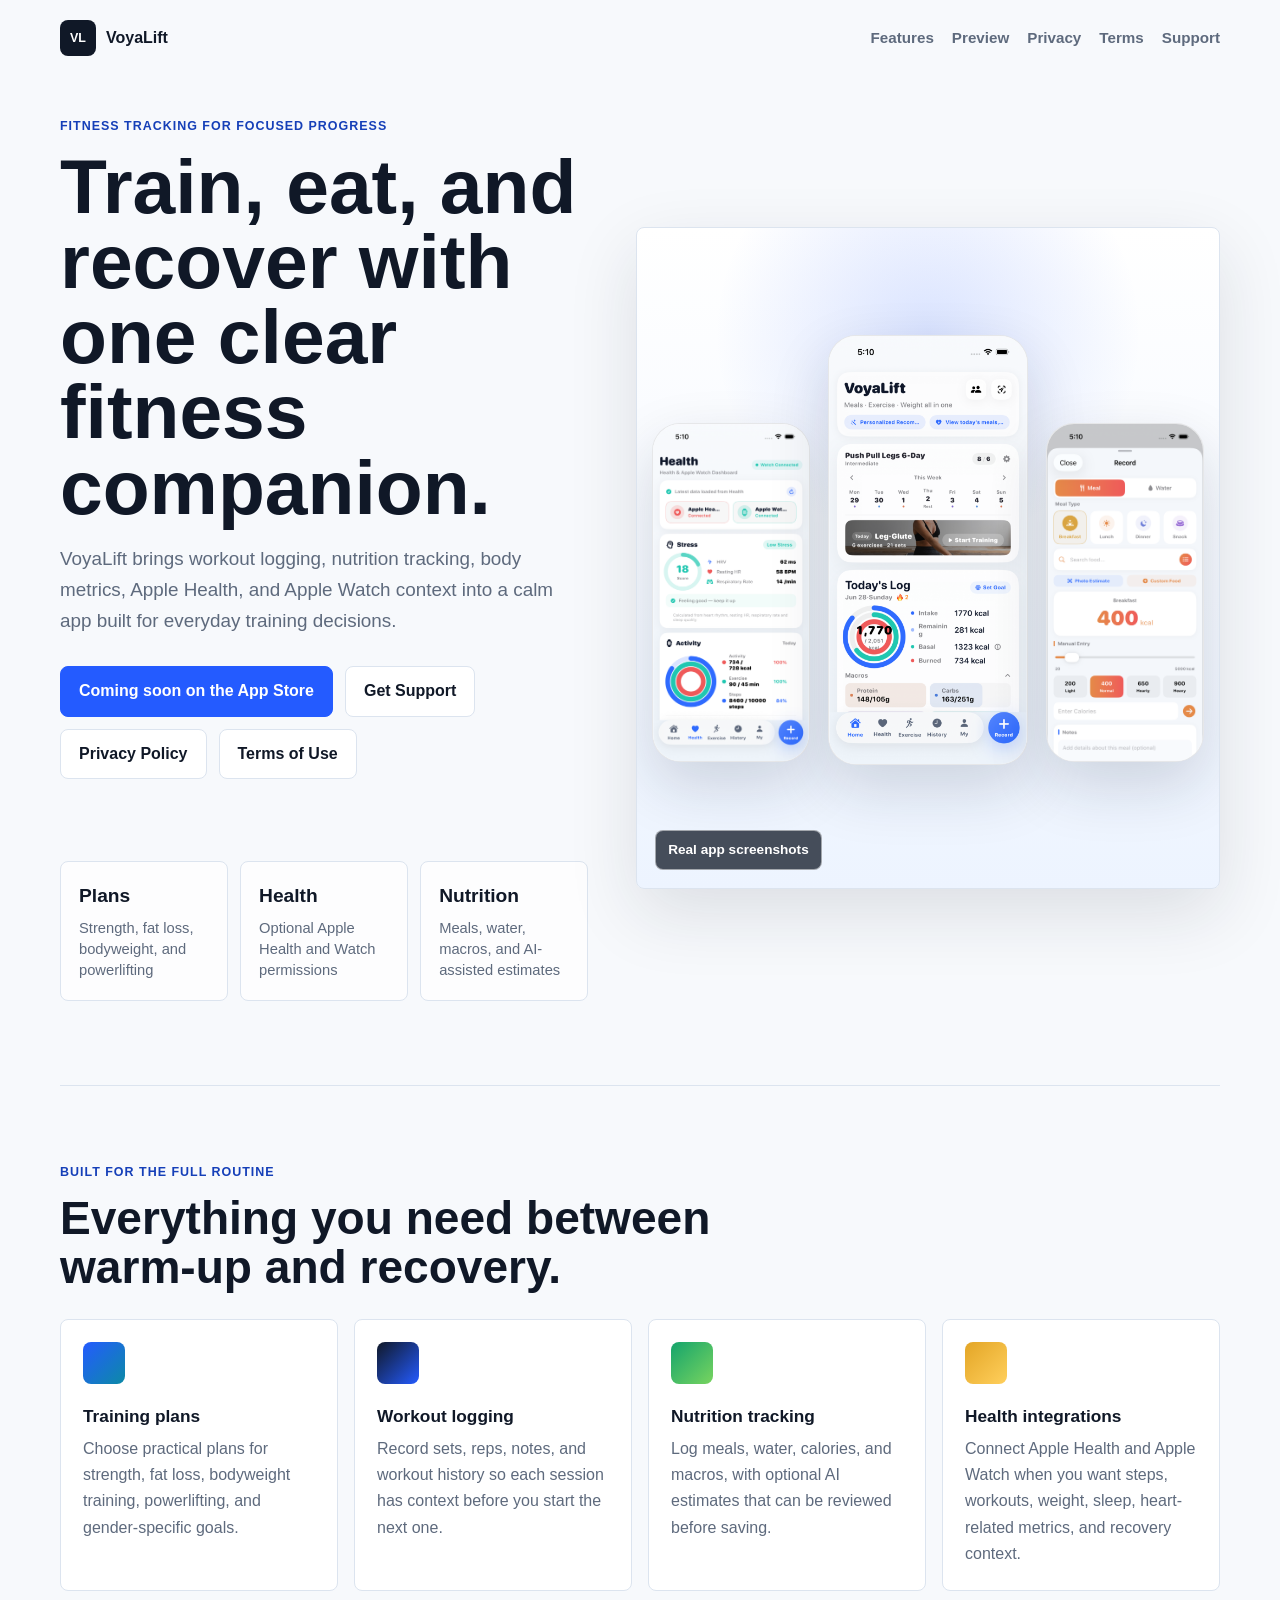
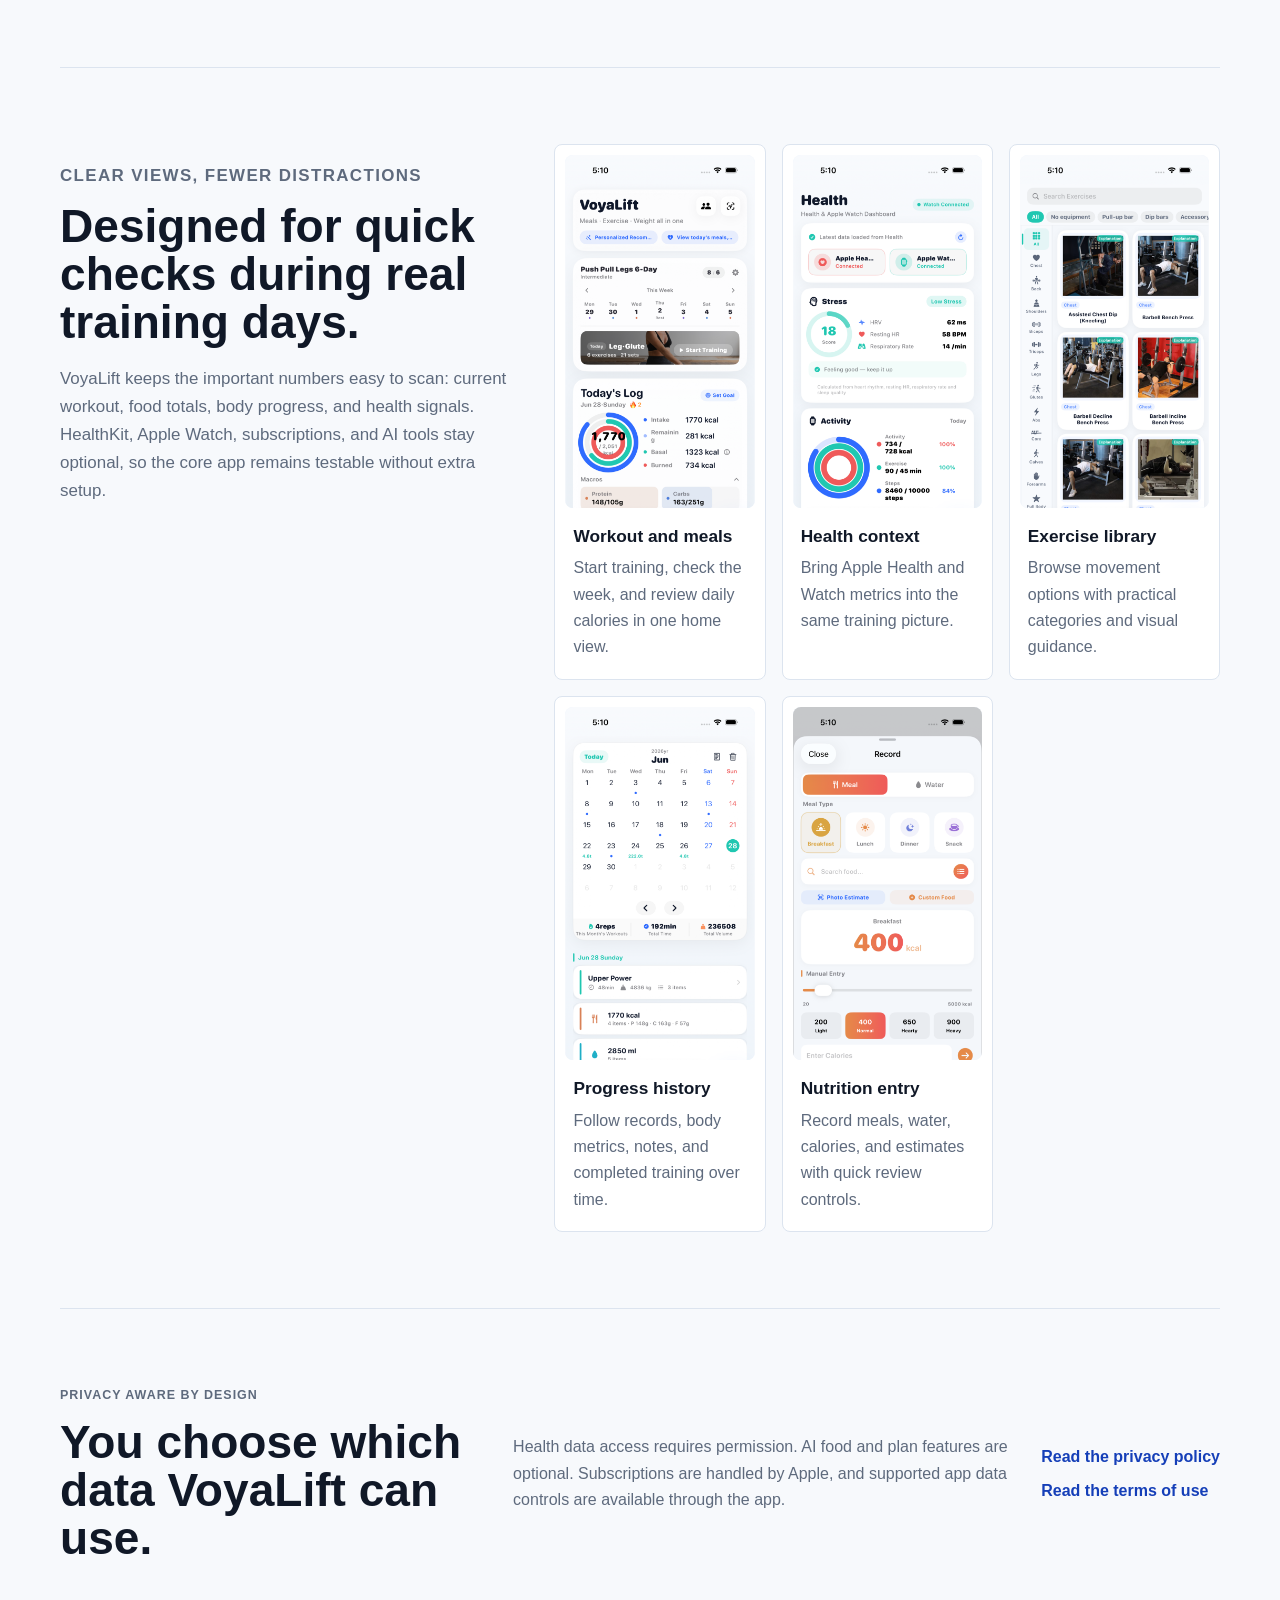
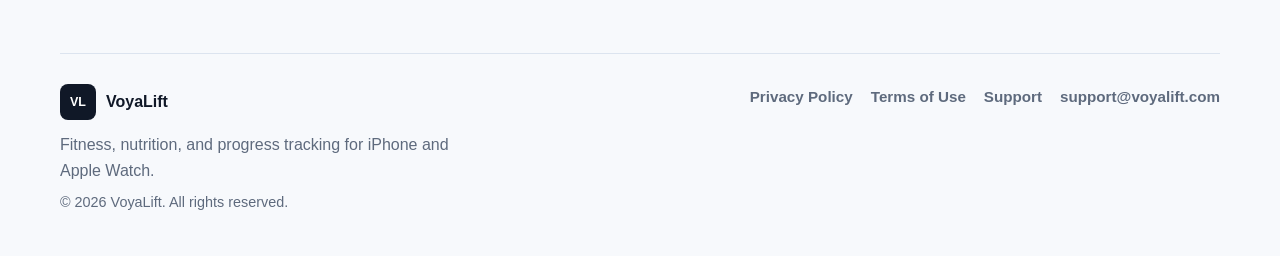
<file: index.html>
<!doctype html>
<html lang="en">
<head>
  <meta charset="utf-8">
  <meta name="viewport" content="width=device-width, initial-scale=1">
  <title>VoyaLift - Fitness, Nutrition, and Apple Watch Tracking</title>
  <meta name="description" content="VoyaLift helps you track workouts, nutrition, body weight, Apple Health, and Apple Watch data in one focused fitness app.">
  <link rel="icon" href="./assets/favicon.svg" type="image/svg+xml">
  <link rel="stylesheet" href="./styles.css">
</head>
<body>
  <header class="site-header">
    <a class="brand" href="./" aria-label="VoyaLift home">
      <span class="brand-mark">VL</span>
      <span>VoyaLift</span>
    </a>
    <nav class="nav-links" aria-label="Primary navigation">
      <a href="#features">Features</a>
      <a href="#preview">Preview</a>
      <a href="./privacy/">Privacy</a>
      <a href="./terms/">Terms</a>
      <a href="./support/">Support</a>
    </nav>
  </header>

  <main>
    <section class="hero-section">
      <div class="hero-copy">
        <p class="eyebrow">Fitness tracking for focused progress</p>
        <h1>Train, eat, and recover with one clear fitness companion.</h1>
        <p class="lead">VoyaLift brings workout logging, nutrition tracking, body metrics, Apple Health, and Apple Watch context into a calm app built for everyday training decisions.</p>
        <div class="actions" aria-label="Primary actions">
          <span class="button primary store-status">Coming soon on the App Store</span>
          <a class="button" href="./support/">Get Support</a>
          <a class="button" href="./privacy/">Privacy Policy</a>
          <a class="button" href="./terms/">Terms of Use</a>
        </div>
      </div>

      <figure class="hero-media">
        <div class="phone-stack" aria-label="VoyaLift app screenshots">
          <img class="phone-shot secondary" src="./assets/screenshots/health.png" alt="VoyaLift Health screen with Apple Watch and activity metrics">
          <img class="phone-shot primary-shot" src="./assets/screenshots/home.png" alt="VoyaLift Home screen with training plan and nutrition log">
          <img class="phone-shot secondary" src="./assets/screenshots/record-meal.png" alt="VoyaLift meal record screen with photo estimate and manual entry options">
        </div>
        <figcaption>Real app screenshots</figcaption>
      </figure>

      <div class="hero-stats" aria-label="VoyaLift highlights">
        <div>
          <strong>Plans</strong>
          <span>Strength, fat loss, bodyweight, and powerlifting</span>
        </div>
        <div>
          <strong>Health</strong>
          <span>Optional Apple Health and Watch permissions</span>
        </div>
        <div>
          <strong>Nutrition</strong>
          <span>Meals, water, macros, and AI-assisted estimates</span>
        </div>
      </div>
    </section>

    <section id="features" class="section">
      <div class="section-heading">
        <p class="eyebrow">Built for the full routine</p>
        <h2>Everything you need between warm-up and recovery.</h2>
      </div>
      <div class="feature-grid">
        <article>
          <span class="feature-icon training"></span>
          <h3>Training plans</h3>
          <p>Choose practical plans for strength, fat loss, bodyweight training, powerlifting, and gender-specific goals.</p>
        </article>
        <article>
          <span class="feature-icon log"></span>
          <h3>Workout logging</h3>
          <p>Record sets, reps, notes, and workout history so each session has context before you start the next one.</p>
        </article>
        <article>
          <span class="feature-icon nutrition"></span>
          <h3>Nutrition tracking</h3>
          <p>Log meals, water, calories, and macros, with optional AI estimates that can be reviewed before saving.</p>
        </article>
        <article>
          <span class="feature-icon health"></span>
          <h3>Health integrations</h3>
          <p>Connect Apple Health and Apple Watch when you want steps, workouts, weight, sleep, heart-related metrics, and recovery context.</p>
        </article>
      </div>
    </section>

    <section id="preview" class="section preview-section">
      <div class="preview-copy">
        <p class="eyebrow">Clear views, fewer distractions</p>
        <h2>Designed for quick checks during real training days.</h2>
        <p>VoyaLift keeps the important numbers easy to scan: current workout, food totals, body progress, and health signals. HealthKit, Apple Watch, subscriptions, and AI tools stay optional, so the core app remains testable without extra setup.</p>
      </div>
      <div class="screen-grid" aria-label="App screen highlights">
        <article>
          <img src="./assets/screenshots/home.png" alt="Home screen showing a training plan and nutrition summary">
          <h3>Workout and meals</h3>
          <p>Start training, check the week, and review daily calories in one home view.</p>
        </article>
        <article>
          <img src="./assets/screenshots/health.png" alt="Health screen showing Apple Health, Apple Watch, stress, and activity metrics">
          <h3>Health context</h3>
          <p>Bring Apple Health and Watch metrics into the same training picture.</p>
        </article>
        <article>
          <img src="./assets/screenshots/exercise-library.png" alt="Exercise library screen showing searchable exercise cards">
          <h3>Exercise library</h3>
          <p>Browse movement options with practical categories and visual guidance.</p>
        </article>
        <article>
          <img src="./assets/screenshots/history.png" alt="History screen showing workout and body progress records">
          <h3>Progress history</h3>
          <p>Follow records, body metrics, notes, and completed training over time.</p>
        </article>
        <article>
          <img src="./assets/screenshots/record-meal.png" alt="Meal record screen showing nutrition entry controls">
          <h3>Nutrition entry</h3>
          <p>Record meals, water, calories, and estimates with quick review controls.</p>
        </article>
      </div>
    </section>

    <section class="section trust-section">
      <div>
        <p class="eyebrow">Privacy aware by design</p>
        <h2>You choose which data VoyaLift can use.</h2>
      </div>
      <p>Health data access requires permission. AI food and plan features are optional. Subscriptions are handled by Apple, and supported app data controls are available through the app.</p>
      <div class="trust-links">
        <a class="text-link" href="./privacy/">Read the privacy policy</a>
        <a class="text-link" href="./terms/">Read the terms of use</a>
      </div>
    </section>
  </main>

  <footer class="site-footer">
    <div>
      <a class="brand" href="./" aria-label="VoyaLift home">
        <span class="brand-mark">VL</span>
        <span>VoyaLift</span>
      </a>
      <p>Fitness, nutrition, and progress tracking for iPhone and Apple Watch.</p>
      <p class="copyright">&copy; 2026 VoyaLift. All rights reserved.</p>
    </div>
    <nav aria-label="Footer navigation">
      <a href="./privacy/">Privacy Policy</a>
      <a href="./terms/">Terms of Use</a>
      <a href="./support/">Support</a>
      <a href="mailto:support@voyalift.com">support@voyalift.com</a>
    </nav>
  </footer>
</body>
</html>
</file>
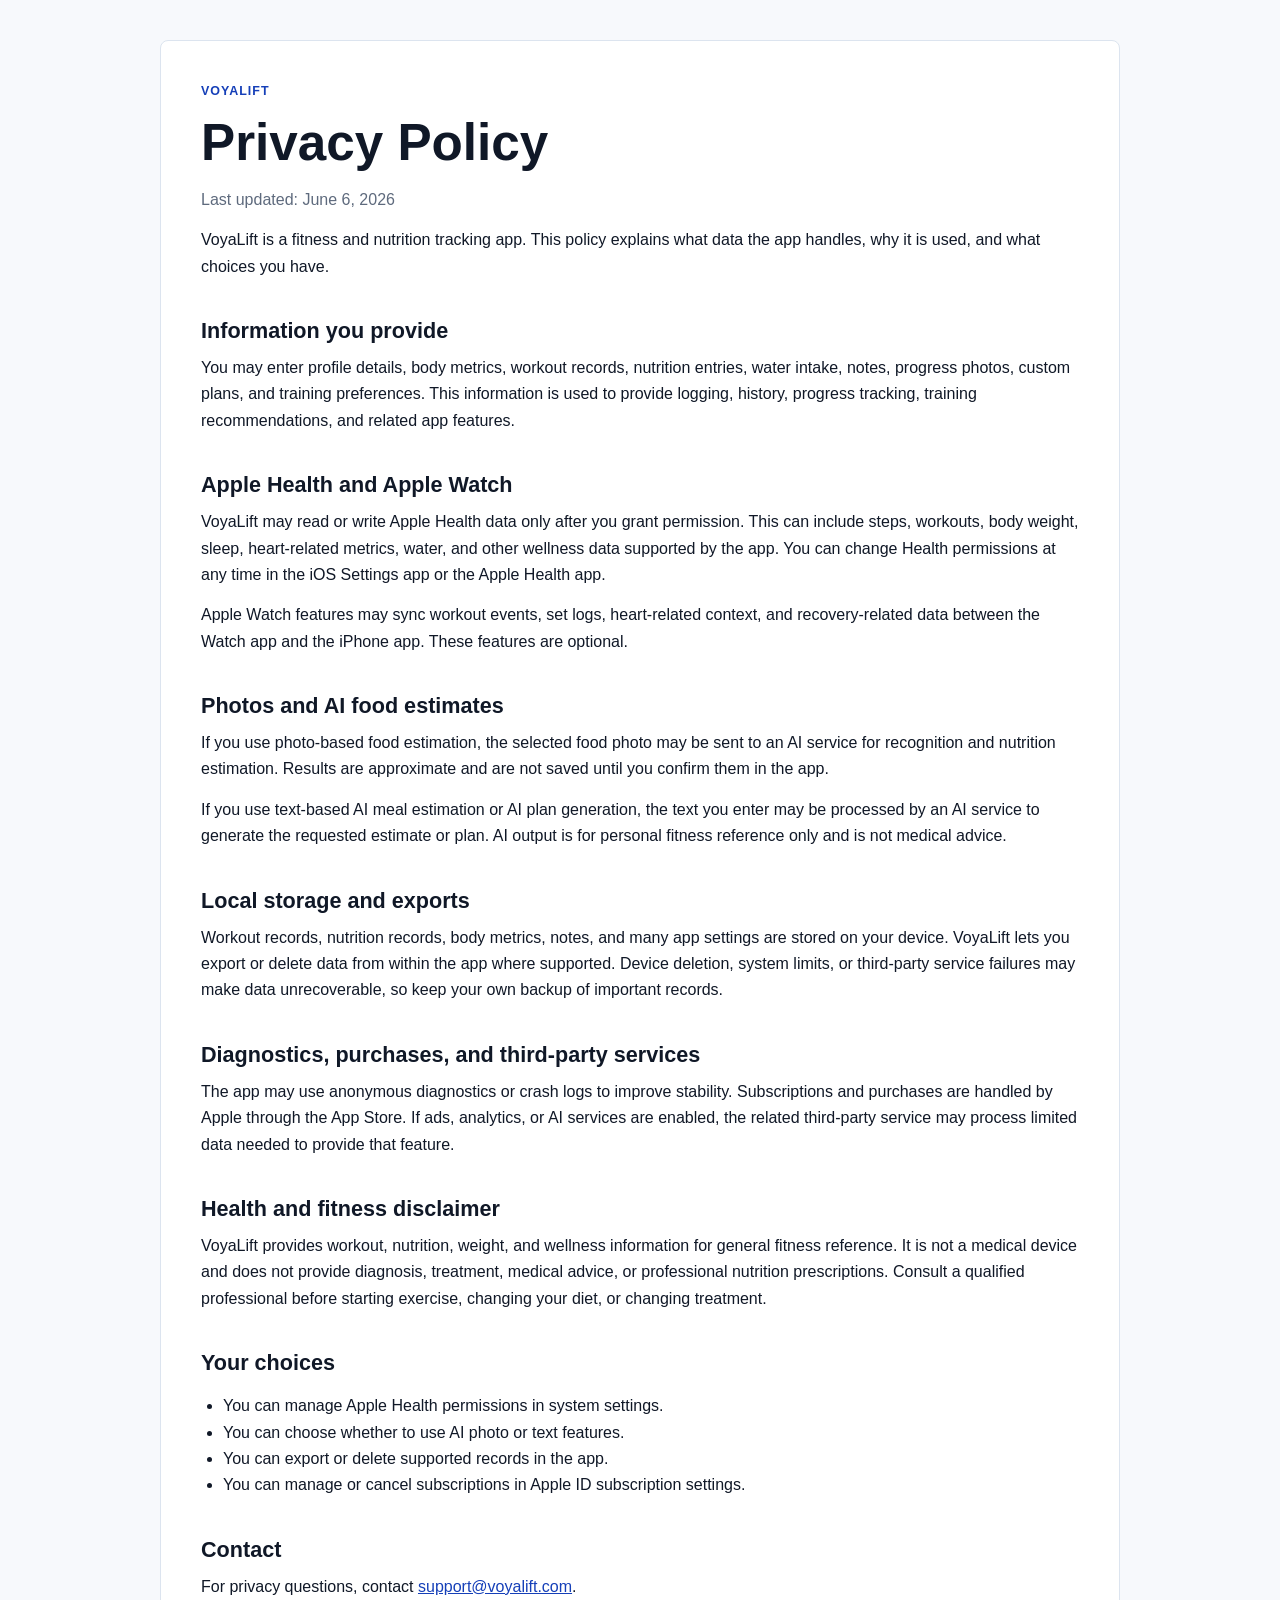
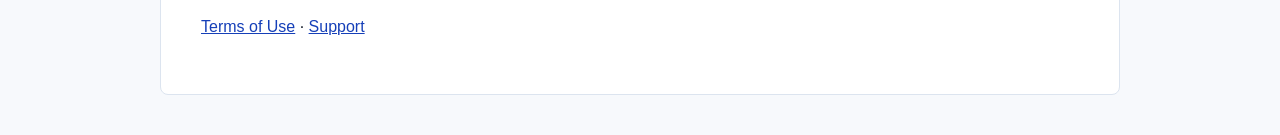
<file: privacy/index.html>
<!doctype html>
<html lang="en">
<head>
  <meta charset="utf-8">
  <meta name="viewport" content="width=device-width, initial-scale=1">
  <title>Privacy Policy - VoyaLift</title>
  <meta name="description" content="Privacy Policy for VoyaLift.">
  <link rel="icon" href="../assets/favicon.svg" type="image/svg+xml">
  <link rel="stylesheet" href="../styles.css">
</head>
<body>
  <main class="document">
    <p class="eyebrow">VoyaLift</p>
    <h1>Privacy Policy</h1>
    <p class="muted">Last updated: June 6, 2026</p>

    <p>VoyaLift is a fitness and nutrition tracking app. This policy explains what data the app handles, why it is used, and what choices you have.</p>

    <h2>Information you provide</h2>
    <p>You may enter profile details, body metrics, workout records, nutrition entries, water intake, notes, progress photos, custom plans, and training preferences. This information is used to provide logging, history, progress tracking, training recommendations, and related app features.</p>

    <h2>Apple Health and Apple Watch</h2>
    <p>VoyaLift may read or write Apple Health data only after you grant permission. This can include steps, workouts, body weight, sleep, heart-related metrics, water, and other wellness data supported by the app. You can change Health permissions at any time in the iOS Settings app or the Apple Health app.</p>
    <p>Apple Watch features may sync workout events, set logs, heart-related context, and recovery-related data between the Watch app and the iPhone app. These features are optional.</p>

    <h2>Photos and AI food estimates</h2>
    <p>If you use photo-based food estimation, the selected food photo may be sent to an AI service for recognition and nutrition estimation. Results are approximate and are not saved until you confirm them in the app.</p>
    <p>If you use text-based AI meal estimation or AI plan generation, the text you enter may be processed by an AI service to generate the requested estimate or plan. AI output is for personal fitness reference only and is not medical advice.</p>

    <h2>Local storage and exports</h2>
    <p>Workout records, nutrition records, body metrics, notes, and many app settings are stored on your device. VoyaLift lets you export or delete data from within the app where supported. Device deletion, system limits, or third-party service failures may make data unrecoverable, so keep your own backup of important records.</p>

    <h2>Diagnostics, purchases, and third-party services</h2>
    <p>The app may use anonymous diagnostics or crash logs to improve stability. Subscriptions and purchases are handled by Apple through the App Store. If ads, analytics, or AI services are enabled, the related third-party service may process limited data needed to provide that feature.</p>

    <h2>Health and fitness disclaimer</h2>
    <p>VoyaLift provides workout, nutrition, weight, and wellness information for general fitness reference. It is not a medical device and does not provide diagnosis, treatment, medical advice, or professional nutrition prescriptions. Consult a qualified professional before starting exercise, changing your diet, or changing treatment.</p>

    <h2>Your choices</h2>
    <ul>
      <li>You can manage Apple Health permissions in system settings.</li>
      <li>You can choose whether to use AI photo or text features.</li>
      <li>You can export or delete supported records in the app.</li>
      <li>You can manage or cancel subscriptions in Apple ID subscription settings.</li>
    </ul>

    <h2>Contact</h2>
    <p>For privacy questions, contact <a href="mailto:support@voyalift.com">support@voyalift.com</a>.</p>
    <p><a href="../terms/">Terms of Use</a> · <a href="../support/">Support</a></p>
  </main>
</body>
</html>
</file>
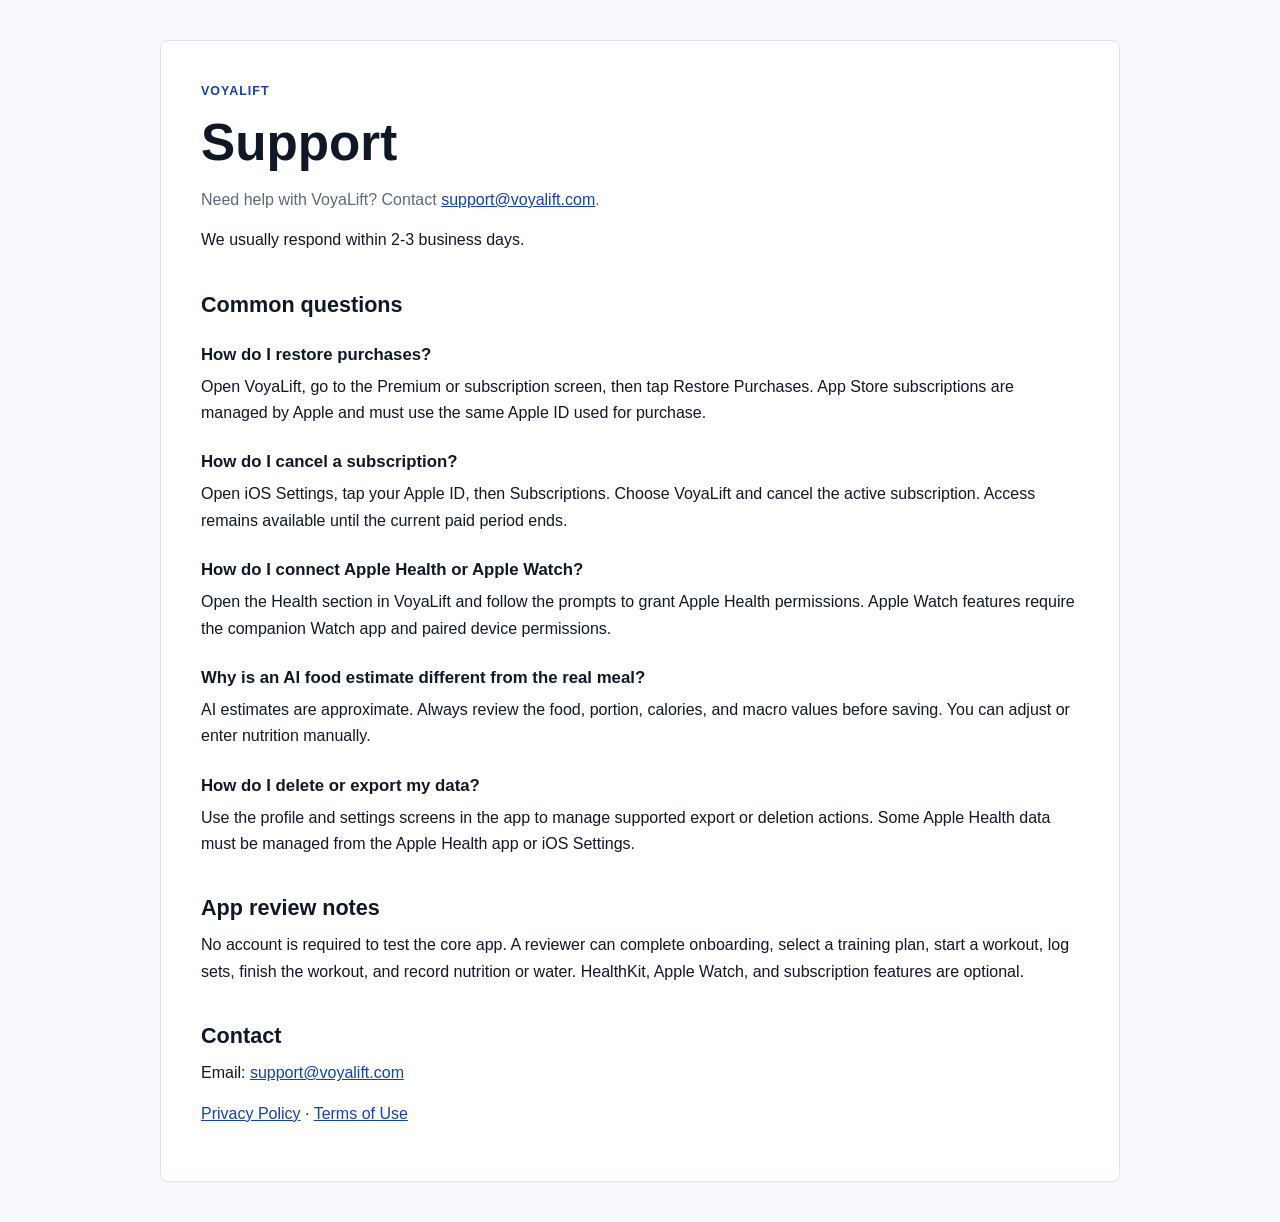
<file: support/index.html>
<!doctype html>
<html lang="en">
<head>
  <meta charset="utf-8">
  <meta name="viewport" content="width=device-width, initial-scale=1">
  <title>Support - VoyaLift</title>
  <meta name="description" content="Support information for VoyaLift.">
  <link rel="icon" href="../assets/favicon.svg" type="image/svg+xml">
  <link rel="stylesheet" href="../styles.css">
</head>
<body>
  <main class="document">
    <p class="eyebrow">VoyaLift</p>
    <h1>Support</h1>
    <p class="muted">Need help with VoyaLift? Contact <a href="mailto:support@voyalift.com">support@voyalift.com</a>.</p>
    <p>We usually respond within 2-3 business days.</p>

    <h2>Common questions</h2>

    <h3>How do I restore purchases?</h3>
    <p>Open VoyaLift, go to the Premium or subscription screen, then tap Restore Purchases. App Store subscriptions are managed by Apple and must use the same Apple ID used for purchase.</p>

    <h3>How do I cancel a subscription?</h3>
    <p>Open iOS Settings, tap your Apple ID, then Subscriptions. Choose VoyaLift and cancel the active subscription. Access remains available until the current paid period ends.</p>

    <h3>How do I connect Apple Health or Apple Watch?</h3>
    <p>Open the Health section in VoyaLift and follow the prompts to grant Apple Health permissions. Apple Watch features require the companion Watch app and paired device permissions.</p>

    <h3>Why is an AI food estimate different from the real meal?</h3>
    <p>AI estimates are approximate. Always review the food, portion, calories, and macro values before saving. You can adjust or enter nutrition manually.</p>

    <h3>How do I delete or export my data?</h3>
    <p>Use the profile and settings screens in the app to manage supported export or deletion actions. Some Apple Health data must be managed from the Apple Health app or iOS Settings.</p>

    <h2>App review notes</h2>
    <p>No account is required to test the core app. A reviewer can complete onboarding, select a training plan, start a workout, log sets, finish the workout, and record nutrition or water. HealthKit, Apple Watch, and subscription features are optional.</p>

    <h2>Contact</h2>
    <p>Email: <a href="mailto:support@voyalift.com">support@voyalift.com</a></p>
    <p><a href="../privacy/">Privacy Policy</a> · <a href="../terms/">Terms of Use</a></p>
  </main>
</body>
</html>
</file>
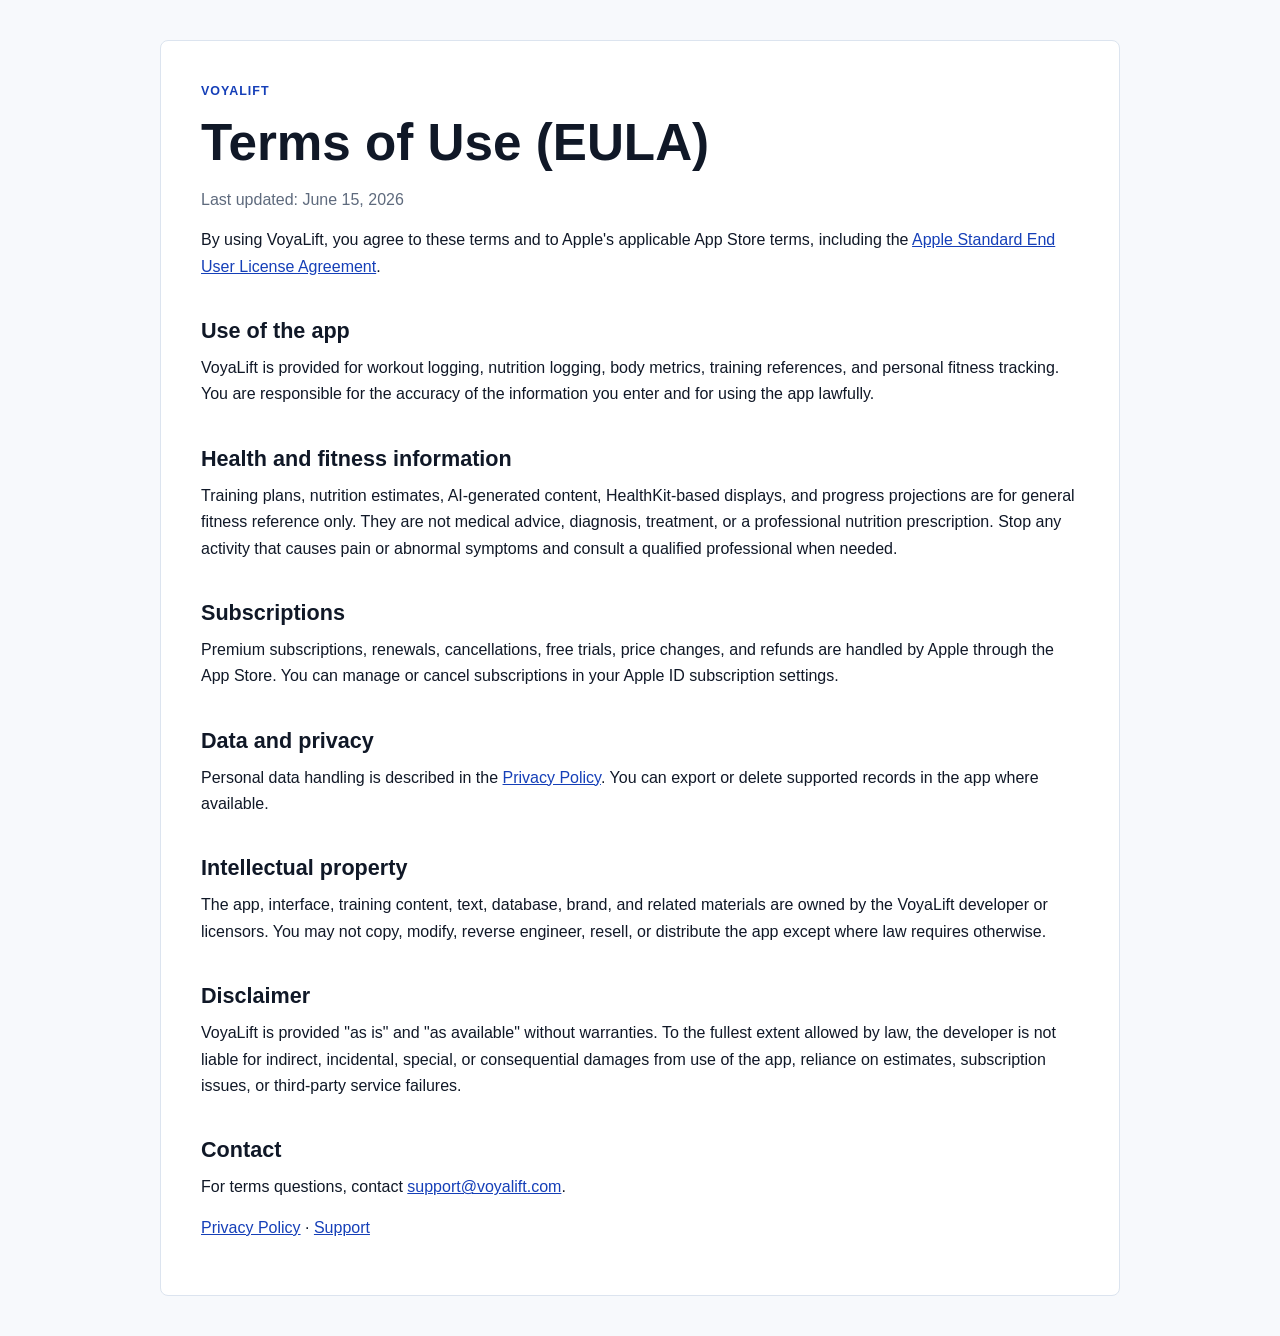
<file: terms/index.html>
<!doctype html>
<html lang="en">
<head>
  <meta charset="utf-8">
  <meta name="viewport" content="width=device-width, initial-scale=1">
  <title>Terms of Use (EULA) - VoyaLift</title>
  <meta name="description" content="Terms of Use and EULA information for VoyaLift.">
  <link rel="icon" href="../assets/favicon.svg" type="image/svg+xml">
  <link rel="stylesheet" href="../styles.css">
</head>
<body>
  <main class="document">
    <p class="eyebrow">VoyaLift</p>
    <h1>Terms of Use (EULA)</h1>
    <p class="muted">Last updated: June 15, 2026</p>

    <p>By using VoyaLift, you agree to these terms and to Apple's applicable App Store terms, including the <a href="https://www.apple.com/legal/internet-services/itunes/dev/stdeula/">Apple Standard End User License Agreement</a>.</p>

    <h2>Use of the app</h2>
    <p>VoyaLift is provided for workout logging, nutrition logging, body metrics, training references, and personal fitness tracking. You are responsible for the accuracy of the information you enter and for using the app lawfully.</p>

    <h2>Health and fitness information</h2>
    <p>Training plans, nutrition estimates, AI-generated content, HealthKit-based displays, and progress projections are for general fitness reference only. They are not medical advice, diagnosis, treatment, or a professional nutrition prescription. Stop any activity that causes pain or abnormal symptoms and consult a qualified professional when needed.</p>

    <h2>Subscriptions</h2>
    <p>Premium subscriptions, renewals, cancellations, free trials, price changes, and refunds are handled by Apple through the App Store. You can manage or cancel subscriptions in your Apple ID subscription settings.</p>

    <h2>Data and privacy</h2>
    <p>Personal data handling is described in the <a href="../privacy/">Privacy Policy</a>. You can export or delete supported records in the app where available.</p>

    <h2>Intellectual property</h2>
    <p>The app, interface, training content, text, database, brand, and related materials are owned by the VoyaLift developer or licensors. You may not copy, modify, reverse engineer, resell, or distribute the app except where law requires otherwise.</p>

    <h2>Disclaimer</h2>
    <p>VoyaLift is provided "as is" and "as available" without warranties. To the fullest extent allowed by law, the developer is not liable for indirect, incidental, special, or consequential damages from use of the app, reliance on estimates, subscription issues, or third-party service failures.</p>

    <h2>Contact</h2>
    <p>For terms questions, contact <a href="mailto:support@voyalift.com">support@voyalift.com</a>.</p>
    <p><a href="../privacy/">Privacy Policy</a> · <a href="../support/">Support</a></p>
  </main>
</body>
</html>
</file>
<file: styles.css>
:root {
  color-scheme: light;
  --bg: #f7f9fc;
  --surface: #ffffff;
  --surface-strong: #eef5ff;
  --text: #101827;
  --muted: #5e6a7d;
  --line: #dce4ef;
  --brand: #245bff;
  --brand-dark: #153fb8;
  --green: #14a46c;
  --amber: #e3a526;
  --cyan: #0c8aa6;
  --shadow: 0 24px 70px rgba(21, 31, 53, 0.12);
}

* {
  box-sizing: border-box;
}

html {
  scroll-behavior: smooth;
}

body {
  margin: 0;
  background: var(--bg);
  color: var(--text);
  font-family: -apple-system, BlinkMacSystemFont, "Segoe UI", sans-serif;
  line-height: 1.65;
}

img {
  display: block;
  max-width: 100%;
}

a {
  color: var(--brand-dark);
}

.site-header,
.site-footer,
main {
  width: min(100% - 40px, 1160px);
  margin: 0 auto;
}

.site-header {
  min-height: 76px;
  display: flex;
  align-items: center;
  justify-content: space-between;
  gap: 24px;
}

.brand {
  display: inline-flex;
  align-items: center;
  gap: 10px;
  color: var(--text);
  font-weight: 800;
  text-decoration: none;
}

.brand-mark {
  width: 36px;
  height: 36px;
  display: inline-grid;
  place-items: center;
  border-radius: 8px;
  background: var(--text);
  color: white;
  font-size: 0.78rem;
  letter-spacing: 0;
}

.nav-links,
.site-footer nav {
  display: flex;
  align-items: center;
  flex-wrap: wrap;
  gap: 18px;
}

.nav-links a,
.site-footer nav a {
  color: var(--muted);
  font-size: 0.95rem;
  font-weight: 700;
  text-decoration: none;
}

.nav-links a:hover,
.site-footer nav a:hover,
.text-link:hover {
  color: var(--brand-dark);
}

.hero-section {
  min-height: calc(100vh - 76px);
  display: grid;
  grid-template-columns: minmax(0, 0.95fr) minmax(360px, 1.05fr);
  align-items: center;
  gap: 48px;
  padding: 40px 0 84px;
}

.hero-copy {
  grid-column: 1;
  grid-row: 1;
  min-width: 0;
}

.eyebrow {
  margin: 0 0 12px;
  color: var(--brand-dark);
  font-size: 0.78rem;
  font-weight: 800;
  letter-spacing: 0.08em;
  text-transform: uppercase;
}

h1,
h2,
h3,
p {
  overflow-wrap: anywhere;
}

h1,
h2,
h3 {
  color: var(--text);
}

h1 {
  max-width: 760px;
  margin: 0 0 18px;
  font-size: clamp(3rem, 6vw, 5.9rem);
  line-height: 0.98;
  letter-spacing: 0;
}

h2 {
  margin: 0;
  font-size: clamp(2rem, 3.6vw, 3.65rem);
  line-height: 1.05;
  letter-spacing: 0;
}

h3 {
  margin: 0 0 8px;
  font-size: 1.08rem;
  line-height: 1.25;
}

p {
  margin: 0;
}

.lead {
  max-width: 660px;
  color: var(--muted);
  font-size: 1.18rem;
}

.actions {
  display: flex;
  flex-wrap: wrap;
  gap: 12px;
  margin-top: 30px;
}

.button {
  display: inline-flex;
  align-items: center;
  justify-content: center;
  min-height: 46px;
  padding: 11px 18px;
  border: 1px solid var(--line);
  border-radius: 8px;
  background: var(--surface);
  color: var(--text);
  font-weight: 800;
  text-decoration: none;
}

.button.primary {
  border-color: var(--brand);
  background: var(--brand);
  color: white;
}

.store-status {
  cursor: default;
}

.hero-stats {
  grid-column: 1;
  grid-row: 2;
  display: grid;
  grid-template-columns: repeat(3, 1fr);
  gap: 12px;
  margin-top: 34px;
}

.hero-stats div {
  min-height: 118px;
  padding: 18px;
  border: 1px solid var(--line);
  border-radius: 8px;
  background: rgba(255, 255, 255, 0.74);
}

.hero-stats strong,
.hero-stats span {
  display: block;
}

.hero-stats strong {
  margin-bottom: 6px;
  font-size: 1.2rem;
}

.hero-stats span {
  color: var(--muted);
  font-size: 0.92rem;
  line-height: 1.45;
}

.hero-media {
  position: relative;
  grid-column: 2;
  grid-row: 1 / span 2;
  margin: 0;
  border: 1px solid var(--line);
  border-radius: 8px;
  background:
    radial-gradient(circle at 50% 16%, rgba(36, 91, 255, 0.16), transparent 34%),
    linear-gradient(180deg, #ffffff 0%, #edf4ff 100%);
  box-shadow: var(--shadow);
  overflow: hidden;
}

.phone-stack {
  min-height: 660px;
  display: flex;
  align-items: center;
  justify-content: center;
  gap: 18px;
  padding: 34px 28px;
}

.phone-shot {
  width: 30%;
  max-height: 610px;
  border: 1px solid rgba(16, 24, 39, 0.1);
  border-radius: 28px;
  box-shadow: 0 24px 60px rgba(21, 31, 53, 0.16);
  object-fit: cover;
  object-position: top;
  background: white;
}

.primary-shot {
  width: 38%;
  transform: translateY(-8px);
}

.phone-shot.secondary {
  transform: translateY(34px);
}

.hero-media figcaption {
  position: absolute;
  left: 18px;
  bottom: 18px;
  padding: 8px 12px;
  border: 1px solid rgba(255, 255, 255, 0.5);
  border-radius: 8px;
  background: rgba(16, 24, 39, 0.76);
  color: white;
  font-size: 0.85rem;
  font-weight: 800;
  backdrop-filter: blur(10px);
}

.section {
  padding: 76px 0;
  border-top: 1px solid var(--line);
}

.section-heading {
  max-width: 760px;
  margin-bottom: 28px;
}

.feature-grid {
  display: grid;
  grid-template-columns: repeat(4, 1fr);
  gap: 16px;
}

.feature-grid article,
.screen-grid article {
  border: 1px solid var(--line);
  border-radius: 8px;
  background: var(--surface);
}

.feature-grid article {
  min-height: 260px;
  padding: 22px;
}

.feature-grid p,
.screen-grid p,
.preview-copy p,
.trust-section p,
.site-footer p {
  color: var(--muted);
}

.feature-icon {
  width: 42px;
  height: 42px;
  display: block;
  margin-bottom: 22px;
  border-radius: 8px;
  background: var(--brand);
}

.feature-icon.training {
  background: linear-gradient(135deg, var(--brand), var(--cyan));
}

.feature-icon.log {
  background: linear-gradient(135deg, var(--text), var(--brand));
}

.feature-icon.nutrition {
  background: linear-gradient(135deg, var(--green), #78d45f);
}

.feature-icon.health {
  background: linear-gradient(135deg, var(--amber), #ffcf5c);
}

.preview-section {
  display: grid;
  grid-template-columns: minmax(0, 0.82fr) minmax(0, 1.18fr);
  gap: 32px;
  align-items: start;
}

.preview-copy {
  position: sticky;
  top: 28px;
}

.preview-copy p {
  margin-top: 18px;
  font-size: 1.06rem;
}

.screen-grid {
  display: grid;
  grid-template-columns: repeat(3, 1fr);
  gap: 16px;
}

.screen-grid article {
  display: flex;
  flex-direction: column;
  padding: 10px 10px 18px;
  overflow: hidden;
}

.screen-grid img {
  width: 100%;
  aspect-ratio: 9 / 16.8;
  margin-bottom: 18px;
  border-radius: 8px;
  object-fit: cover;
  object-position: top;
  background: var(--surface-strong);
}

.screen-grid h3,
.screen-grid p {
  padding: 0 8px;
}

.trust-section {
  display: grid;
  grid-template-columns: minmax(0, 0.85fr) minmax(0, 1fr) auto;
  align-items: center;
  gap: 28px;
  padding-bottom: 90px;
}

.trust-links {
  display: flex;
  flex-direction: column;
  gap: 8px;
}

.text-link {
  color: var(--brand-dark);
  font-weight: 800;
  text-decoration: none;
  white-space: nowrap;
}

.site-footer {
  display: flex;
  align-items: flex-start;
  justify-content: space-between;
  gap: 32px;
  padding: 30px 0 42px;
  border-top: 1px solid var(--line);
}

.site-footer p {
  max-width: 420px;
  margin-top: 12px;
}

.site-footer .copyright {
  margin-top: 6px;
  font-size: 0.9rem;
}

.page,
.document {
  width: min(100% - 32px, 960px);
  margin: 0 auto;
  padding: 56px 0;
}

.document {
  margin-top: 40px;
  margin-bottom: 40px;
  padding: 40px;
  border: 1px solid var(--line);
  border-radius: 8px;
  background: var(--surface);
}

.document h1 {
  font-size: clamp(2.2rem, 4vw, 4rem);
  line-height: 1.04;
}

.document h2 {
  margin: 38px 0 10px;
  font-size: 1.35rem;
  line-height: 1.25;
}

.document h3 {
  margin: 26px 0 8px;
  font-size: 1.05rem;
}

.document p {
  margin: 0 0 14px;
}

.muted {
  color: var(--muted);
}

ul {
  padding-left: 22px;
}

@media (max-width: 980px) {
  .hero-section,
  .preview-section,
  .trust-section {
    grid-template-columns: 1fr;
  }

  .hero-section {
    min-height: auto;
  }

  .hero-copy,
  .hero-media,
  .hero-stats {
    grid-column: auto;
    grid-row: auto;
  }

  .preview-copy {
    position: static;
  }

  .feature-grid,
  .screen-grid {
    grid-template-columns: repeat(2, 1fr);
  }

  .phone-stack {
    min-height: 560px;
  }

  .trust-section {
    align-items: start;
  }

  .trust-links {
    flex-direction: row;
    flex-wrap: wrap;
  }
}

@media (max-width: 760px) {
  .site-header,
  .site-footer,
  main {
    width: min(100% - 24px, 1160px);
  }

  .site-header,
  .site-footer {
    flex-direction: column;
    align-items: flex-start;
  }

  .site-header {
    padding: 18px 0;
  }

  .hero-section {
    gap: 32px;
    padding: 32px 0 56px;
  }

  h1 {
    font-size: clamp(2.65rem, 13vw, 4.2rem);
  }

  .lead {
    font-size: 1.05rem;
  }

  .hero-stats,
  .feature-grid,
  .screen-grid {
    grid-template-columns: 1fr;
  }

  .hero-stats div,
  .feature-grid article,
  .screen-grid article {
    min-height: auto;
  }

  .phone-stack {
    min-height: 430px;
    gap: 10px;
    padding: 24px 16px;
  }

  .phone-shot {
    width: 31%;
    max-height: 390px;
    border-radius: 20px;
  }

  .primary-shot {
    width: 39%;
  }

  .hero-media figcaption {
    left: 12px;
    bottom: 12px;
  }

  .section {
    padding: 56px 0;
  }

  .document {
    width: min(100% - 24px, 960px);
    margin-top: 24px;
    margin-bottom: 24px;
    padding: 24px;
  }
}
</file>
